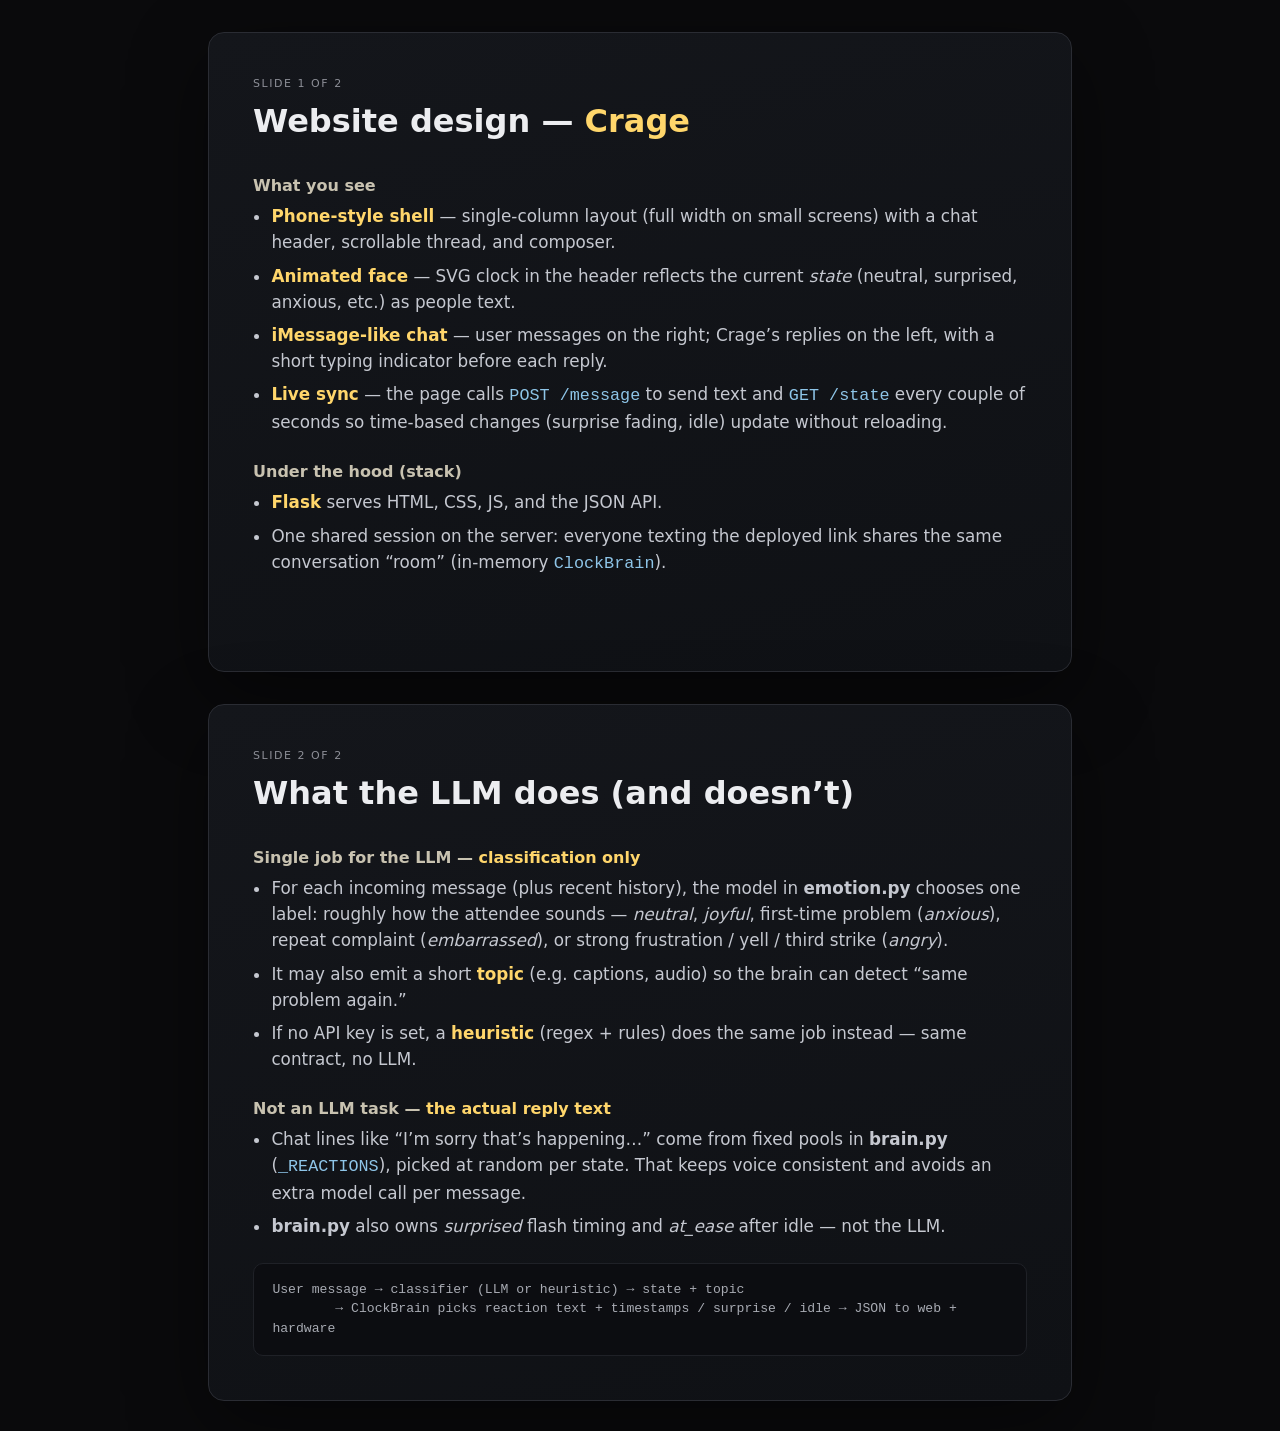
<file: presentation/crage-two-slides.html>
<!DOCTYPE html>
<html lang="en">
<head>
  <meta charset="utf-8" />
  <meta name="viewport" content="width=device-width, initial-scale=1" />
  <title>Crage — design &amp; LLM</title>
  <style>
    * { box-sizing: border-box; }
    html, body { margin: 0; height: 100%; }
    body {
      font-family: system-ui, -apple-system, "Segoe UI", Inter, sans-serif;
      background: #0a0a0c;
      color: #ecedf0;
    }
    .deck {
      min-height: 100vh;
      display: flex;
      flex-direction: column;
      gap: 2rem;
      padding: 2rem clamp(1rem, 4vw, 3rem);
      max-width: 960px;
      margin: 0 auto;
    }
    .slide {
      flex: 1;
      min-height: min(88vh, 640px);
      border: 1px solid #2a2c33;
      border-radius: 16px;
      padding: clamp(1.5rem, 4vw, 2.75rem);
      background: linear-gradient(165deg, #14161b 0%, #0f1115 100%);
      box-shadow: 0 24px 80px rgba(0,0,0,.45);
      display: flex;
      flex-direction: column;
      justify-content: flex-start;
    }
    .slide-num {
      font-size: 11px;
      letter-spacing: 0.14em;
      text-transform: uppercase;
      color: #8d8f97;
      margin-bottom: 0.75rem;
    }
    h1 {
      font-size: clamp(1.5rem, 4vw, 2rem);
      font-weight: 700;
      margin: 0 0 1rem;
      line-height: 1.2;
    }
    h2 {
      font-size: 1rem;
      font-weight: 600;
      color: #c8c2b0;
      margin: 1.25rem 0 0.5rem;
    }
    ul {
      margin: 0;
      padding-left: 1.15rem;
      line-height: 1.55;
      font-size: clamp(0.95rem, 2.2vw, 1.05rem);
      color: #c5c8d0;
    }
    li { margin-bottom: 0.45rem; }
    .highlight {
      color: #ffd66b;
      font-weight: 600;
    }
    .flow {
      margin-top: 1rem;
      padding: 1rem 1.15rem;
      background: #0c0d11;
      border-radius: 10px;
      border: 1px solid #1f2127;
      font-family: ui-monospace, "Cascadia Code", monospace;
      font-size: 0.82rem;
      line-height: 1.5;
      color: #a8abb3;
      white-space: pre-wrap;
    }
    @media print {
      body { background: #fff; color: #111; }
      .slide { break-inside: avoid; page-break-inside: avoid; min-height: auto; box-shadow: none; border-color: #ccc; }
    }
  </style>
</head>
<body>
  <div class="deck">

    <section class="slide" aria-label="Slide 1">
      <div class="slide-num">Slide 1 of 2</div>
      <h1>Website design — <span class="highlight">Crage</span></h1>
      <h2>What you see</h2>
      <ul>
        <li><span class="highlight">Phone-style shell</span> — single-column layout (full width on small screens) with a chat header, scrollable thread, and composer.</li>
        <li><span class="highlight">Animated face</span> — SVG clock in the header reflects the current <em>state</em> (neutral, surprised, anxious, etc.) as people text.</li>
        <li><span class="highlight">iMessage-like chat</span> — user messages on the right; Crage’s replies on the left, with a short typing indicator before each reply.</li>
        <li><span class="highlight">Live sync</span> — the page calls <code style="color:#8ec5e8">POST /message</code> to send text and <code style="color:#8ec5e8">GET /state</code> every couple of seconds so time-based changes (surprise fading, idle) update without reloading.</li>
      </ul>
      <h2>Under the hood (stack)</h2>
      <ul>
        <li><span class="highlight">Flask</span> serves HTML, CSS, JS, and the JSON API.</li>
        <li>One shared session on the server: everyone texting the deployed link shares the same conversation “room” (in-memory <code style="color:#8ec5e8">ClockBrain</code>).</li>
      </ul>
    </section>

    <section class="slide" aria-label="Slide 2">
      <div class="slide-num">Slide 2 of 2</div>
      <h1>What the LLM does (and doesn’t)</h1>
      <h2>Single job for the LLM — <span class="highlight">classification only</span></h2>
      <ul>
        <li>For each incoming message (plus recent history), the model in <strong>emotion.py</strong> chooses one label: roughly how the attendee sounds — <em>neutral</em>, <em>joyful</em>, first-time problem (<em>anxious</em>), repeat complaint (<em>embarrassed</em>), or strong frustration / yell / third strike (<em>angry</em>).</li>
        <li>It may also emit a short <span class="highlight">topic</span> (e.g. captions, audio) so the brain can detect “same problem again.”</li>
        <li>If no API key is set, a <span class="highlight">heuristic</span> (regex + rules) does the same job instead — same contract, no LLM.</li>
      </ul>
      <h2>Not an LLM task — <span class="highlight">the actual reply text</span></h2>
      <ul>
        <li>Chat lines like “I’m sorry that’s happening…” come from fixed pools in <strong>brain.py</strong> (<code style="color:#8ec5e8">_REACTIONS</code>), picked at random per state. That keeps voice consistent and avoids an extra model call per message.</li>
        <li><strong>brain.py</strong> also owns <em>surprised</em> flash timing and <em>at_ease</em> after idle — not the LLM.</li>
      </ul>
      <div class="flow">User message → classifier (LLM or heuristic) → state + topic
        → ClockBrain picks reaction text + timestamps / surprise / idle → JSON to web + hardware</div>
    </section>

  </div>
</body>
</html>
</file>
